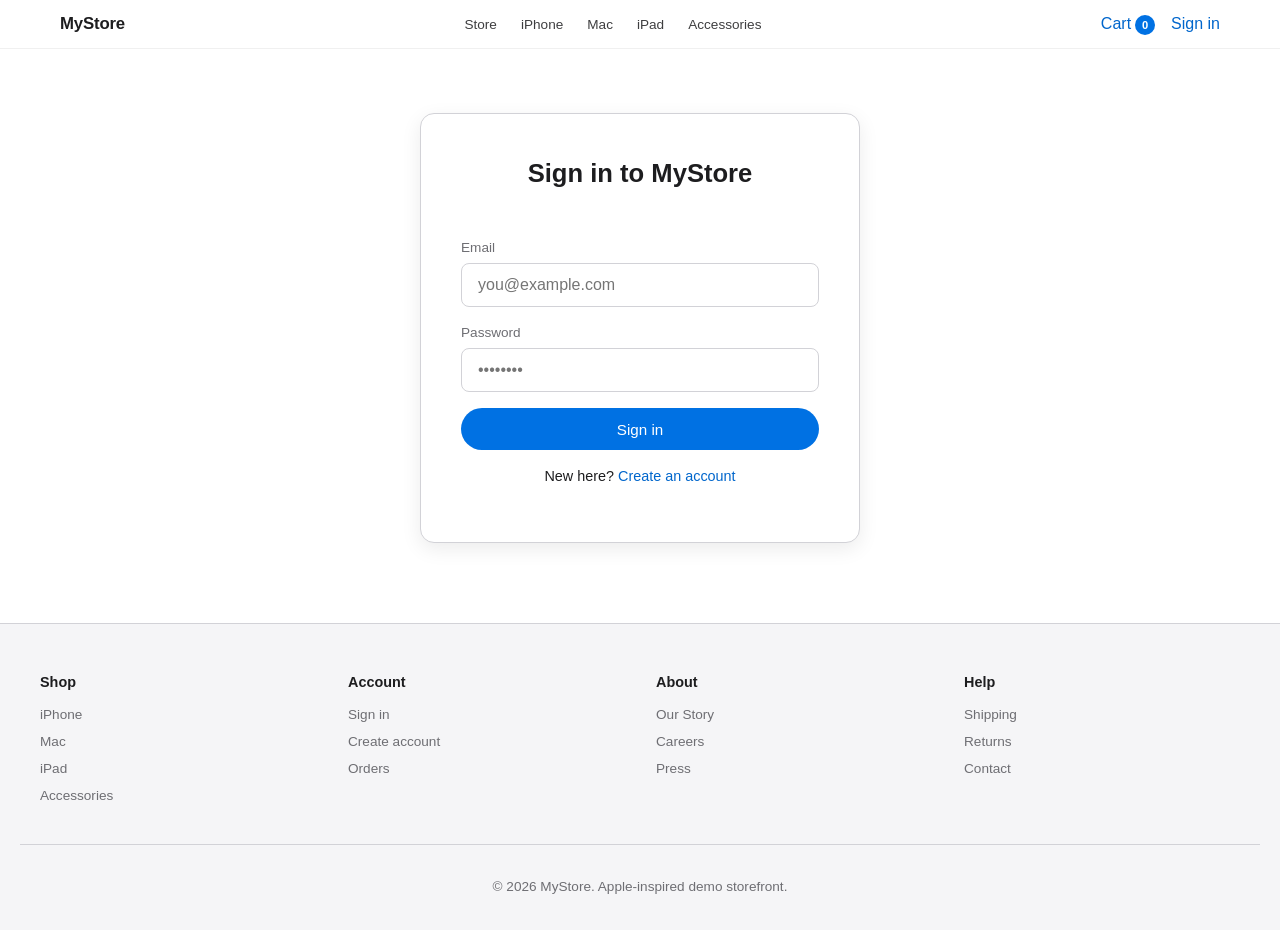
<file: frontend/admin.html>
<!DOCTYPE html>
<html lang="en">
<head>
  <meta charset="UTF-8" />
  <meta name="viewport" content="width=device-width, initial-scale=1" />
  <title>Admin — MyStore</title>
  <link rel="stylesheet" href="css/styles.css" />
</head>
<body>
  <div id="navbar-slot"></div>

  <main class="container" style="padding-top: 2rem;">
    <h1>Admin</h1>
    <p class="section-subtitle" style="text-align:left; margin-bottom:1.5rem;">
      Manage products, orders, and categories.
    </p>

    <div class="admin-tabs" role="tablist">
      <button class="admin-tab active" data-tab="products" role="tab">Products</button>
      <button class="admin-tab" data-tab="orders" role="tab">Orders</button>
      <button class="admin-tab" data-tab="categories" role="tab">Categories</button>
    </div>

    <section id="tab-products" class="admin-tab-panel active">
      <div class="admin-toolbar">
        <h2>Products</h2>
        <button class="btn btn-primary" id="btn-add-product">+ Add product</button>
      </div>
      <div id="products-table-wrap"><div class="spinner"></div></div>
    </section>

    <section id="tab-orders" class="admin-tab-panel">
      <div class="admin-toolbar"><h2>Orders</h2></div>
      <div id="orders-table-wrap"><div class="spinner"></div></div>
    </section>

    <section id="tab-categories" class="admin-tab-panel">
      <div class="admin-toolbar">
        <h2>Categories</h2>
        <button class="btn btn-primary" id="btn-add-category">+ Add category</button>
      </div>
      <div id="categories-table-wrap"><div class="spinner"></div></div>
    </section>
  </main>

  <!-- Modal: product -->
  <div class="modal-backdrop" id="product-modal" hidden>
    <div class="modal">
      <div class="modal-head">
        <h2 id="product-modal-title">Add product</h2>
        <button class="modal-close" data-close-modal aria-label="Close">×</button>
      </div>
      <form id="product-form">
        <input type="hidden" name="id" />
        <label>Name</label>
        <input name="name" required maxlength="150" />
        <label>Description</label>
        <textarea name="description" rows="3"></textarea>
        <div class="form-row">
          <div>
            <label>Price ($)</label>
            <input name="price" type="number" step="0.01" min="0" required />
          </div>
          <div>
            <label>Stock</label>
            <input name="stock" type="number" min="0" required />
          </div>
        </div>
        <div class="form-row">
          <div>
            <label>Category</label>
            <select name="categoryId" id="product-category" required></select>
          </div>
          <div>
            <label>Brand</label>
            <input name="brand" maxlength="60" />
          </div>
        </div>
        <label>Product Image</label>
        <input type="file" name="image" id="product-image" accept="image/*" />
        <label class="checkbox-label">
          <input type="checkbox" name="isFeatured" /> Show in Featured section
        </label>
        <div class="form-error" id="product-form-error"></div>
        <div class="modal-actions">
          <button type="button" class="btn btn-outline" data-close-modal>Cancel</button>
          <button type="submit" class="btn btn-primary" id="product-submit">Save</button>
        </div>
      </form>
    </div>
  </div>

  <!-- Modal: category -->
  <div class="modal-backdrop" id="category-modal" hidden>
    <div class="modal">
      <div class="modal-head">
        <h2 id="category-modal-title">Add category</h2>
        <button class="modal-close" data-close-modal aria-label="Close">×</button>
      </div>
      <form id="category-form">
        <input type="hidden" name="id" />
        <label>Name</label>
        <input name="name" required maxlength="80" />
        <label>Slug</label>
        <input name="slug" required maxlength="80" pattern="[a-z0-9-]+" placeholder="iphone-pro" />
        <label>Description</label>
        <textarea name="description" rows="2"></textarea>
        <div class="form-error" id="category-form-error"></div>
        <div class="modal-actions">
          <button type="button" class="btn btn-outline" data-close-modal>Cancel</button>
          <button type="submit" class="btn btn-primary" id="category-submit">Save</button>
        </div>
      </form>
    </div>
  </div>

  <div id="footer-slot"></div>

  <script src="js/config.js"></script>
  <script src="js/api.js"></script>
  <script src="js/local-cart.js"></script>
  <script src="js/ui.js"></script>
  <script src="js/pages/admin.js"></script>
</body>
</html>
</file>
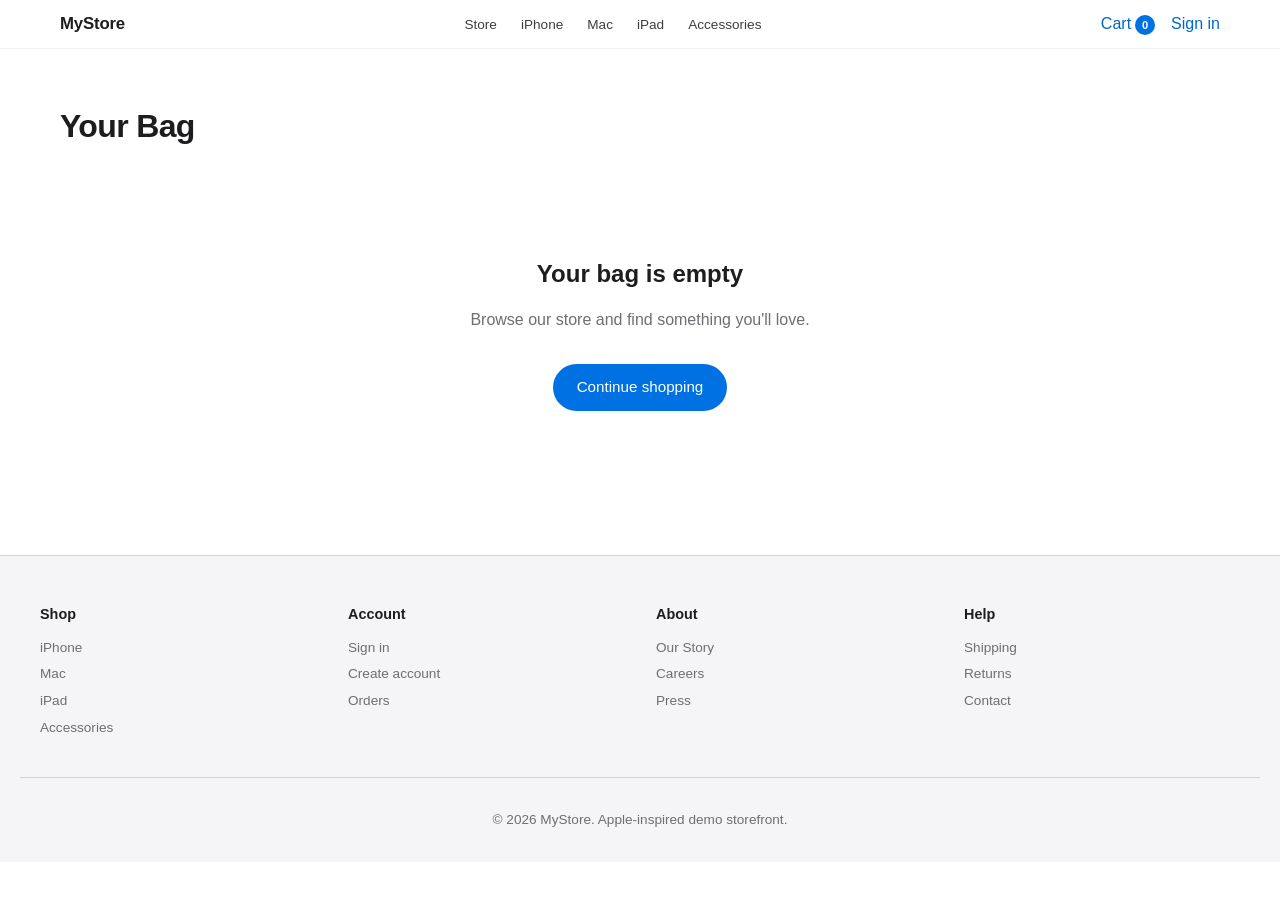
<file: frontend/cart.html>
<!DOCTYPE html>
<html lang="en">
<head>
  <meta charset="UTF-8" />
  <meta name="viewport" content="width=device-width, initial-scale=1" />
  <title>Bag — MyStore</title>
  <link rel="stylesheet" href="css/styles.css" />
</head>
<body>
  <div id="navbar-slot"></div>
  <main class="container" style="padding-top: 2rem;">
    <h1 style="font-size: 2rem; font-weight: 600; letter-spacing: -0.02em;">Your Bag</h1>
    <div id="cart-container"></div>
  </main>
  <div id="footer-slot"></div>

  <script src="js/config.js"></script>
  <script src="js/api.js"></script>
  <script src="js/local-cart.js"></script>
  <script src="js/ui.js"></script>
  <script src="js/pages/cart.js"></script>
</body>
</html>
</file>
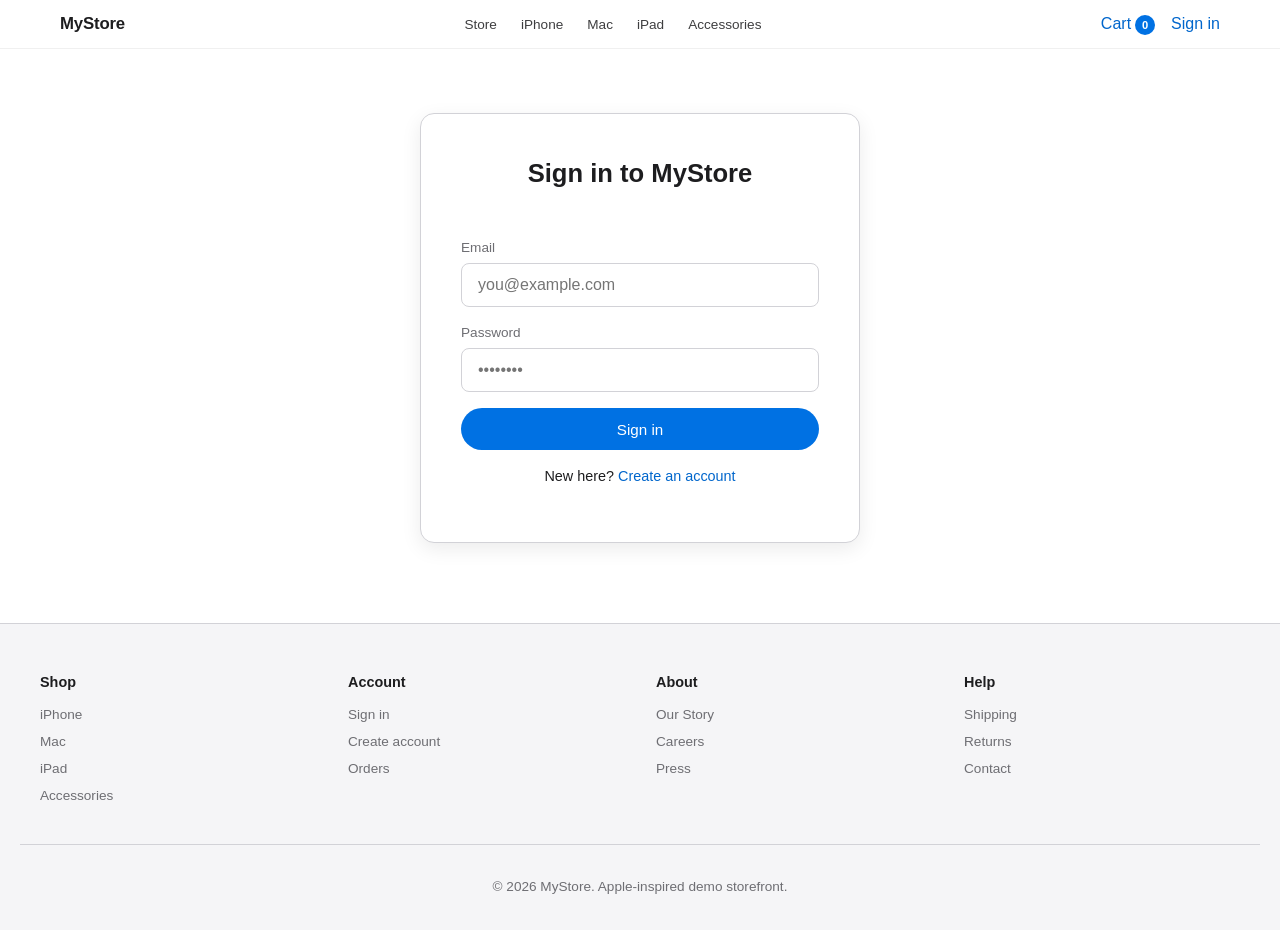
<file: frontend/checkout.html>
<!DOCTYPE html>
<html lang="en">
<head>
  <meta charset="UTF-8" />
  <meta name="viewport" content="width=device-width, initial-scale=1" />
  <title>Checkout — MyStore</title>
  <link rel="stylesheet" href="css/styles.css" />
</head>
<body>
  <div id="navbar-slot"></div>
  <main class="container" style="padding-top: 2rem;">
    <h1 style="font-size: 2rem; font-weight: 600; letter-spacing: -0.02em;">Checkout</h1>

    <div id="checkout-content" class="checkout-grid">
      <form id="checkout-form" class="form-card" style="margin: 0; max-width: none;">
        <h2 style="margin-top: 0;">Shipping details</h2>
        <p class="form-error" id="form-error"></p>

        <div class="form-row">
          <label for="shippingAddress">Address</label>
          <input id="shippingAddress" required maxlength="300" placeholder="123 Apple Park Way" />
        </div>
        <div class="form-row">
          <label for="city">City</label>
          <input id="city" required maxlength="60" placeholder="Cupertino" />
        </div>
        <div class="form-row">
          <label for="postalCode">Postal code</label>
          <input id="postalCode" required maxlength="20" placeholder="95014" />
        </div>
        <div class="form-row">
          <label for="country">Country</label>
          <input id="country" required maxlength="60" placeholder="United States" />
        </div>

        <p style="font-size: 0.8rem; color: var(--text-muted); margin: 1rem 0;">
          Payment is in test mode (Stripe stub). No real charge will be made.
        </p>

        <button class="btn btn-primary btn-block" id="place-order" type="submit">Place order</button>
      </form>

      <aside class="checkout-summary" id="summary"></aside>
    </div>
  </main>
  <div id="footer-slot"></div>

  <script src="js/config.js"></script>
  <script src="js/api.js"></script>
  <script src="js/local-cart.js"></script>
  <script src="js/ui.js"></script>
  <script src="js/pages/checkout.js"></script>
</body>
</html>
</file>
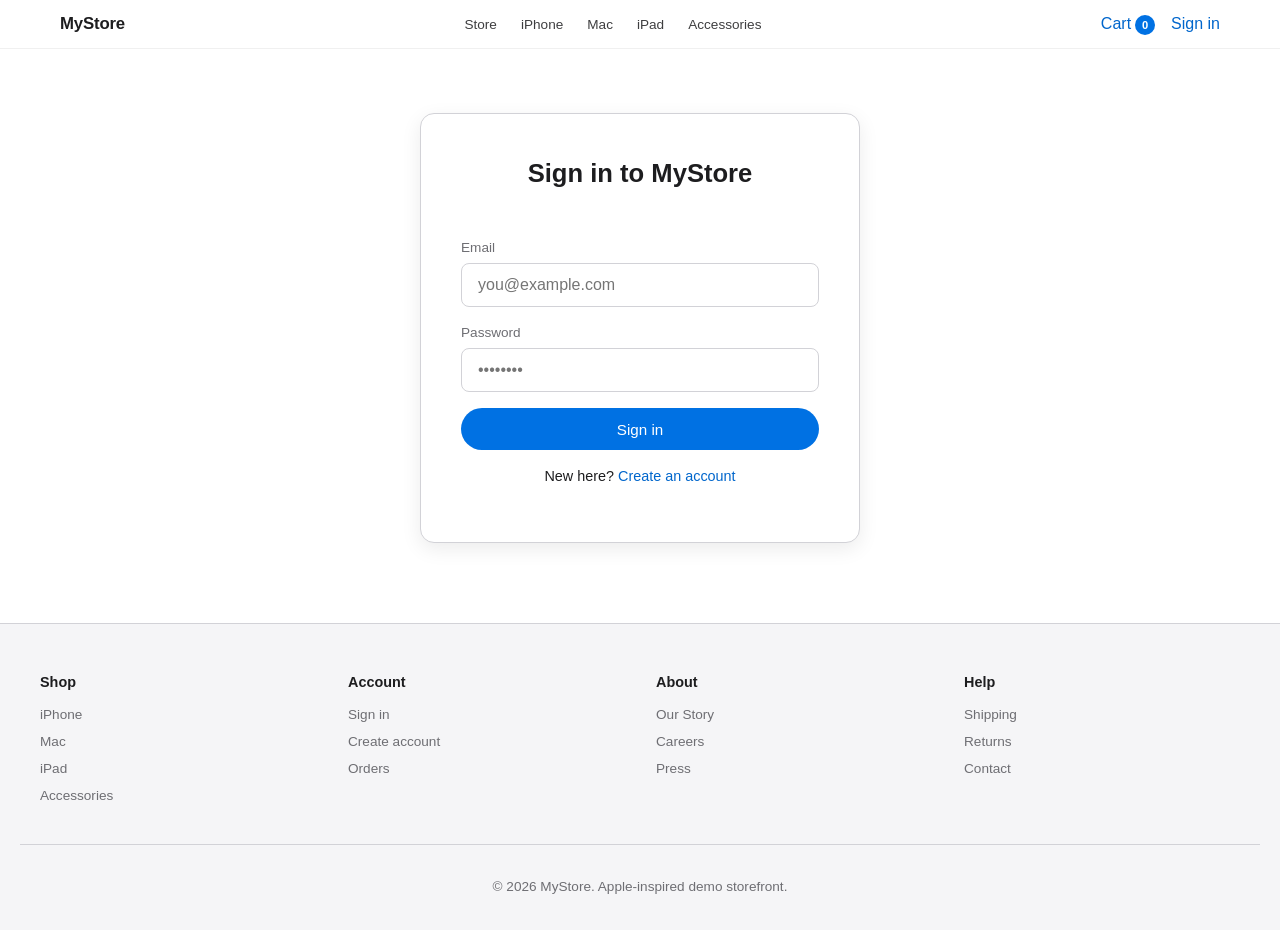
<file: frontend/login.html>
<!DOCTYPE html>
<html lang="en">
<head>
  <meta charset="UTF-8" />
  <meta name="viewport" content="width=device-width, initial-scale=1" />
  <title>Sign in — MyStore</title>
  <link rel="stylesheet" href="css/styles.css" />
</head>
<body>
  <div id="navbar-slot"></div>
  <main class="container">
    <form id="login-form" class="auth-card" autocomplete="on">
      <h1>Sign in to MyStore</h1>
      <p class="form-error" id="form-error"></p>
      <div class="form-row">
        <label for="email">Email</label>
        <input id="email" type="email" required placeholder="you@example.com" />
      </div>
      <div class="form-row">
        <label for="password">Password</label>
        <input id="password" type="password" required minlength="6" placeholder="••••••••" />
      </div>
      <button class="btn btn-primary btn-block" type="submit">Sign in</button>
      <p style="text-align:center; margin-top: 1rem; font-size: 0.9rem;">
        New here? <a href="register.html">Create an account</a>
      </p>
    </form>
  </main>
  <div id="footer-slot"></div>

  <script src="js/config.js"></script>
  <script src="js/api.js"></script>
  <script src="js/local-cart.js"></script>
  <script src="js/ui.js"></script>
  <script src="js/pages/login.js"></script>
</body>
</html>
</file>
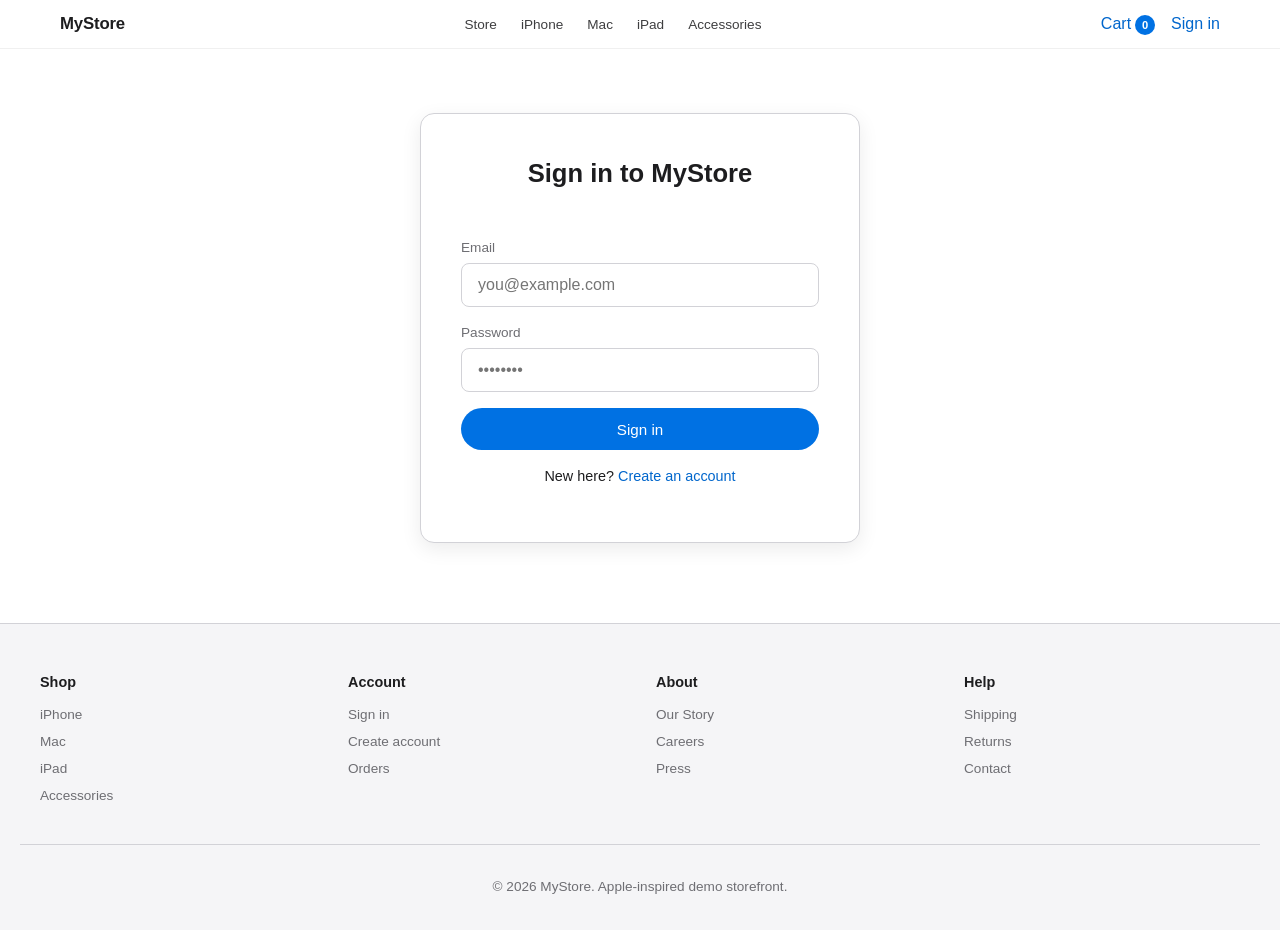
<file: frontend/orders.html>
<!DOCTYPE html>
<html lang="en">
<head>
  <meta charset="UTF-8" />
  <meta name="viewport" content="width=device-width, initial-scale=1" />
  <title>My Orders — MyStore</title>
  <link rel="stylesheet" href="css/styles.css" />
</head>
<body>
  <div id="navbar-slot"></div>
  <main class="container" style="padding-top: 2rem;">
    <h1 style="font-size: 2rem; font-weight: 600; letter-spacing: -0.02em;">My Orders</h1>
    <div id="orders-container" class="cart-list"></div>
  </main>
  <div id="footer-slot"></div>

  <script src="js/config.js"></script>
  <script src="js/api.js"></script>
  <script src="js/local-cart.js"></script>
  <script src="js/ui.js"></script>
  <script src="js/pages/orders.js"></script>
</body>
</html>
</file>
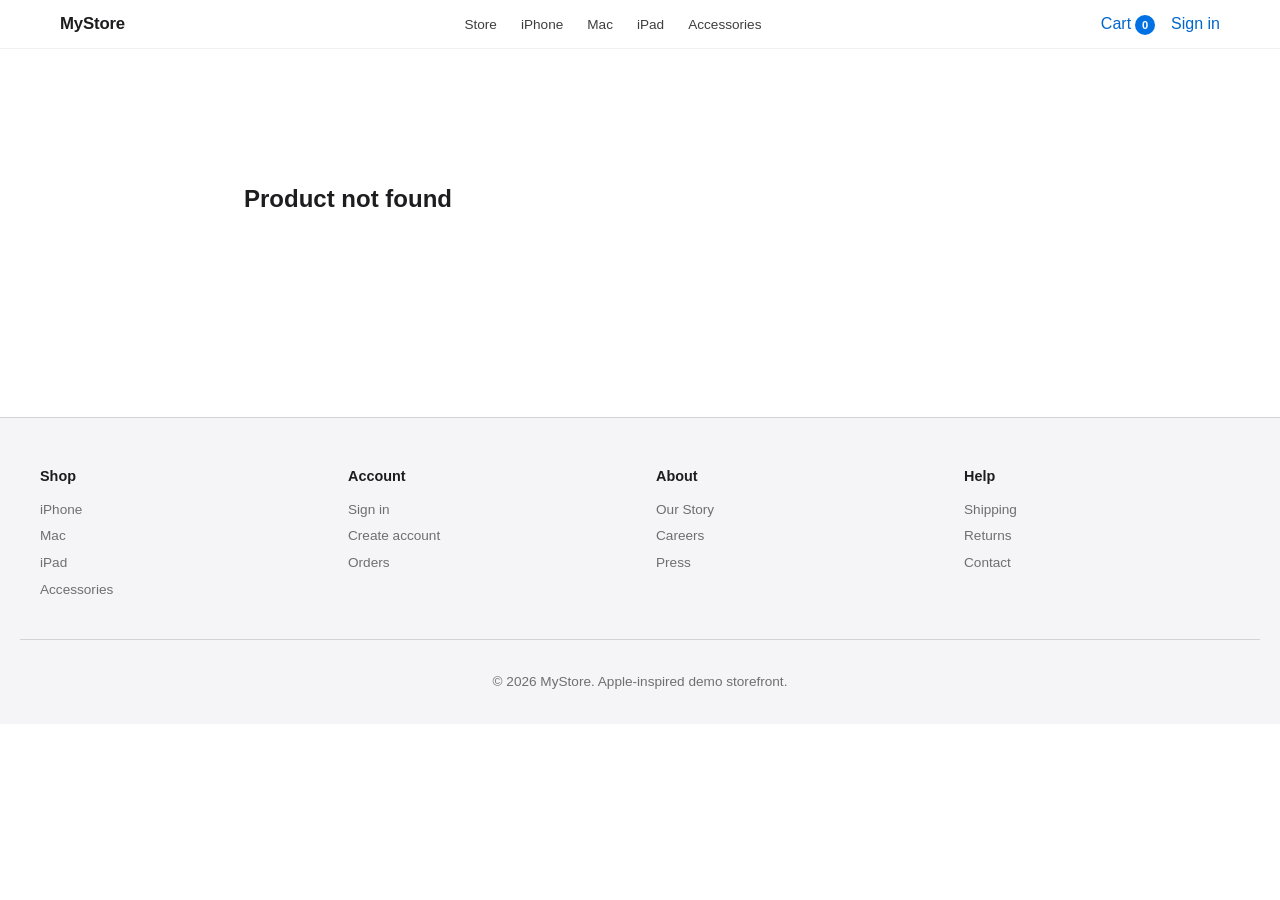
<file: frontend/product.html>
<!DOCTYPE html>
<html lang="en">
<head>
  <meta charset="UTF-8" />
  <meta name="viewport" content="width=device-width, initial-scale=1" />
  <title>Product — MyStore</title>
  <link rel="stylesheet" href="css/styles.css" />
</head>
<body>
  <div id="navbar-slot"></div>
  <main class="container">
    <div class="product-detail" id="product-detail"><div class="spinner"></div></div>
  </main>
  <div id="footer-slot"></div>

  <script src="js/config.js"></script>
  <script src="js/api.js"></script>
  <script src="js/local-cart.js"></script>
  <script src="js/ui.js"></script>
  <script src="js/pages/product.js"></script>
</body>
</html>
</file>
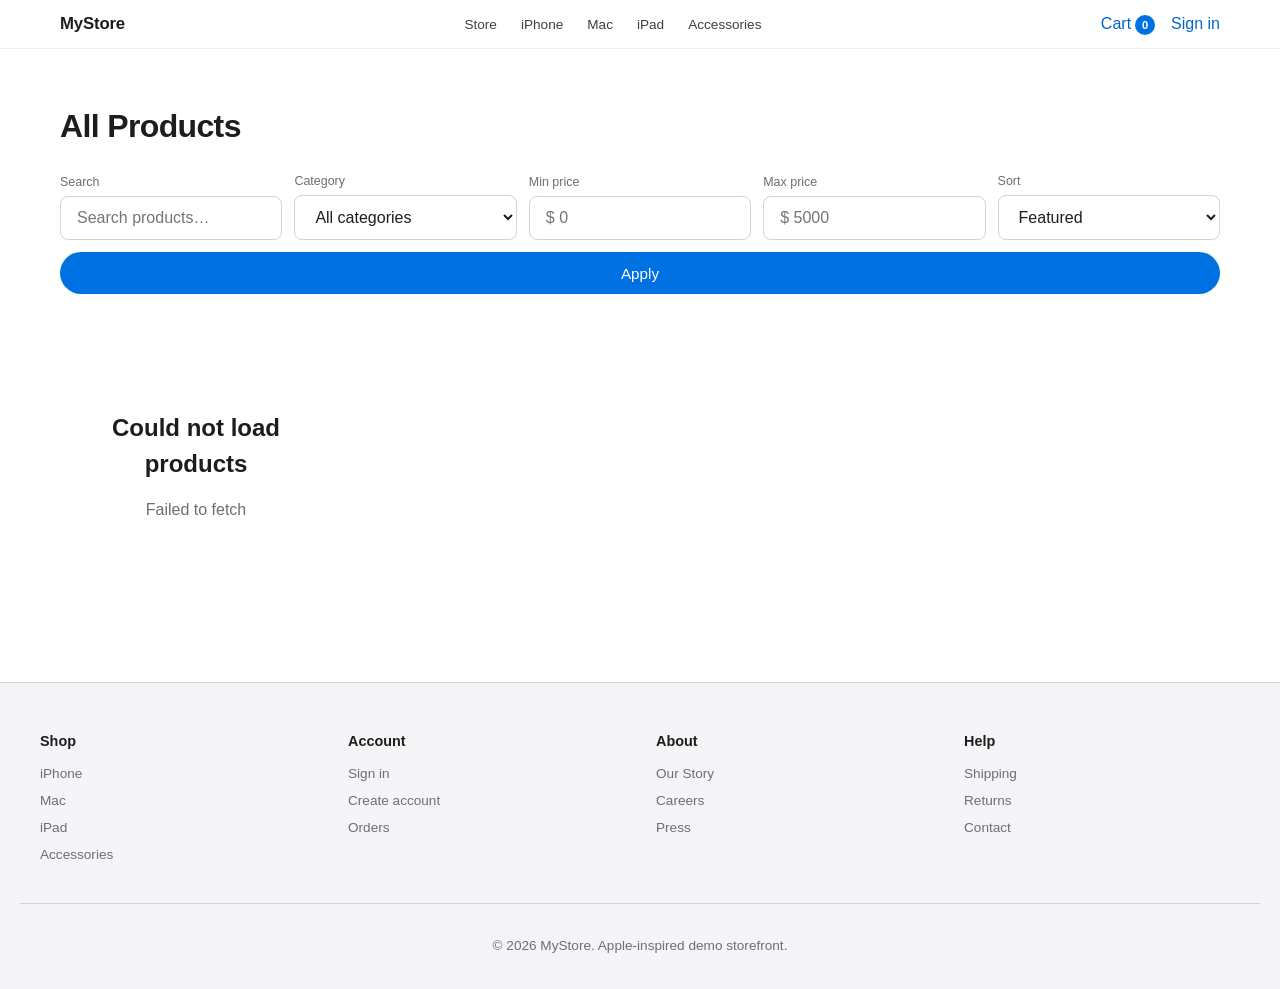
<file: frontend/products.html>
<!DOCTYPE html>
<html lang="en">
<head>
  <meta charset="UTF-8" />
  <meta name="viewport" content="width=device-width, initial-scale=1" />
  <title>Store — MyStore</title>
  <link rel="stylesheet" href="css/styles.css" />
</head>
<body>
  <div id="navbar-slot"></div>

  <main class="container" style="padding-top: 2rem;">
    <h1 id="products-heading" style="font-size: 2rem; font-weight: 600; letter-spacing: -0.02em;">All Products</h1>

    <form id="filters-form" class="filters" autocomplete="off">
      <div class="filter-field">
        <label for="f-search">Search</label>
        <input id="f-search" type="search" placeholder="Search products…" />
      </div>
      <div class="filter-field">
        <label for="f-category">Category</label>
        <select id="f-category"><option value="">All categories</option></select>
      </div>
      <div class="filter-field">
        <label for="f-min">Min price</label>
        <input id="f-min" type="number" min="0" placeholder="$ 0" />
      </div>
      <div class="filter-field">
        <label for="f-max">Max price</label>
        <input id="f-max" type="number" min="0" placeholder="$ 5000" />
      </div>
      <div class="filter-field">
        <label for="f-sort">Sort</label>
        <select id="f-sort">
          <option value="">Featured</option>
          <option value="price_asc">Price: Low → High</option>
          <option value="price_desc">Price: High → Low</option>
          <option value="name">Name: A → Z</option>
          <option value="newest">Newest</option>
        </select>
      </div>
      <button class="btn btn-primary" type="submit" style="grid-column: 1 / -1;">Apply</button>
    </form>

    <div class="product-grid" id="products-grid"></div>
  </main>

  <div id="footer-slot"></div>

  <script src="js/config.js"></script>
  <script src="js/api.js"></script>
  <script src="js/local-cart.js"></script>
  <script src="js/ui.js"></script>
  <script src="js/pages/products.js"></script>
</body>
</html>
</file>
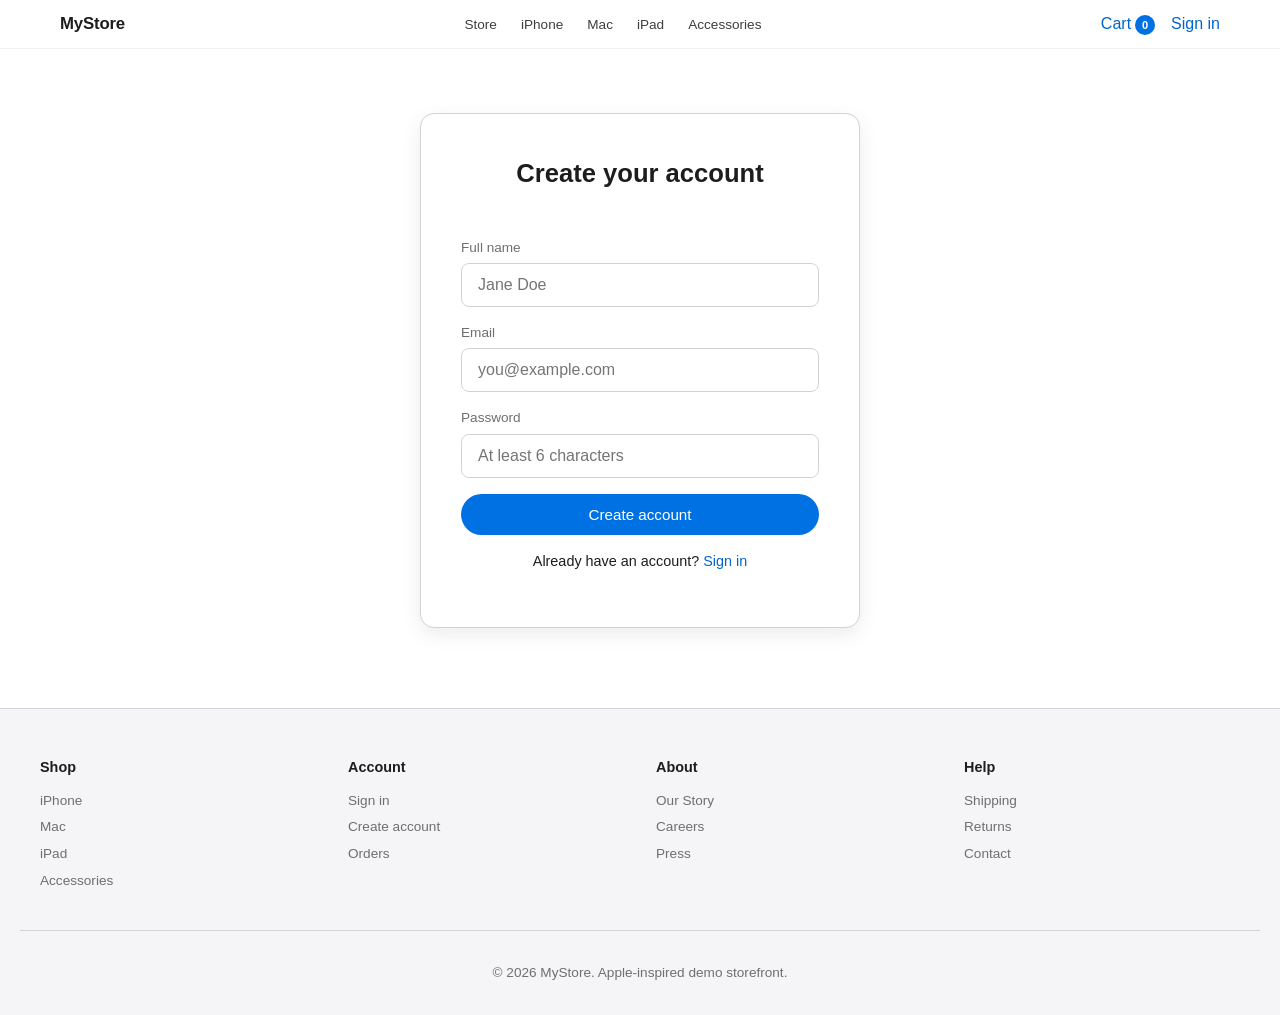
<file: frontend/register.html>
<!DOCTYPE html>
<html lang="en">
<head>
  <meta charset="UTF-8" />
  <meta name="viewport" content="width=device-width, initial-scale=1" />
  <title>Create account — MyStore</title>
  <link rel="stylesheet" href="css/styles.css" />
</head>
<body>
  <div id="navbar-slot"></div>
  <main class="container">
    <form id="register-form" class="auth-card" autocomplete="on">
      <h1>Create your account</h1>
      <p class="form-error" id="form-error"></p>
      <div class="form-row">
        <label for="fullName">Full name</label>
        <input id="fullName" required maxlength="100" placeholder="Jane Doe" />
      </div>
      <div class="form-row">
        <label for="email">Email</label>
        <input id="email" type="email" required placeholder="you@example.com" />
      </div>
      <div class="form-row">
        <label for="password">Password</label>
        <input id="password" type="password" required minlength="6" placeholder="At least 6 characters" />
      </div>
      <button class="btn btn-primary btn-block" type="submit">Create account</button>
      <p style="text-align:center; margin-top: 1rem; font-size: 0.9rem;">
        Already have an account? <a href="login.html">Sign in</a>
      </p>
    </form>
  </main>
  <div id="footer-slot"></div>

  <script src="js/config.js"></script>
  <script src="js/api.js"></script>
  <script src="js/local-cart.js"></script>
  <script src="js/ui.js"></script>
  <script src="js/pages/register.js"></script>
</body>
</html>
</file>
<file: frontend/css/styles.css>
/* ============================================================
   MyStore — Apple-inspired styling.
   ============================================================ */
:root {
  --bg: #ffffff;
  --bg-alt: #f5f5f7;
  --bg-dark: #1d1d1f;
  --text: #1d1d1f;
  --text-muted: #6e6e73;
  --text-on-dark: #f5f5f7;
  --link: #0066cc;
  --accent: #0071e3;
  --accent-hover: #0077ed;
  --border: #d2d2d7;
  --danger: #ff3b30;
  --success: #34c759;
  --shadow: 0 6px 20px rgba(0, 0, 0, 0.08);
  --radius: 14px;
  --radius-sm: 8px;
  --max-width: 1200px;
  --transition: 0.25s ease;
}

* { box-sizing: border-box; }

html, body {
  margin: 0;
  padding: 0;
  font-family: -apple-system, BlinkMacSystemFont, "SF Pro Display", "SF Pro Text",
    "Helvetica Neue", Helvetica, Arial, sans-serif;
  -webkit-font-smoothing: antialiased;
  color: var(--text);
  background: var(--bg);
  line-height: 1.5;
}

a { color: var(--link); text-decoration: none; transition: color var(--transition); }
a:hover { color: var(--accent-hover); }

img { max-width: 100%; display: block; }

button { font-family: inherit; cursor: pointer; }

input, select, textarea {
  font-family: inherit;
  font-size: 1rem;
  padding: 0.75rem 1rem;
  border: 1px solid var(--border);
  border-radius: var(--radius-sm);
  background: var(--bg);
  color: var(--text);
  width: 100%;
  transition: border-color var(--transition), box-shadow var(--transition);
}
input:focus, select:focus, textarea:focus {
  outline: none;
  border-color: var(--accent);
  box-shadow: 0 0 0 3px rgba(0, 113, 227, 0.15);
}

.container { max-width: var(--max-width); margin: 0 auto; padding: 0 1.25rem; }

/* ===== Navbar ===== */
.navbar {
  position: sticky;
  top: 0;
  z-index: 50;
  background: rgba(255, 255, 255, 0.85);
  backdrop-filter: saturate(180%) blur(20px);
  -webkit-backdrop-filter: saturate(180%) blur(20px);
  border-bottom: 1px solid rgba(0, 0, 0, 0.06);
}
.navbar-inner {
  display: flex;
  align-items: center;
  justify-content: space-between;
  height: 48px;
  max-width: var(--max-width);
  margin: 0 auto;
  padding: 0 1.25rem;
}
.brand {
  font-weight: 600;
  font-size: 1.05rem;
  color: var(--text);
  letter-spacing: -0.01em;
}
.nav-links {
  display: flex;
  align-items: center;
  gap: 1.5rem;
  list-style: none;
  margin: 0;
  padding: 0;
}
.nav-links a {
  color: var(--text);
  font-size: 0.85rem;
  opacity: 0.85;
  transition: opacity var(--transition);
}
.nav-links a:hover { opacity: 1; }
.nav-actions { display: flex; align-items: center; gap: 1rem; }
.cart-badge {
  display: inline-flex;
  align-items: center;
  justify-content: center;
  min-width: 20px;
  height: 20px;
  padding: 0 6px;
  border-radius: 10px;
  background: var(--accent);
  color: #fff;
  font-size: 0.7rem;
  font-weight: 600;
  margin-left: 4px;
}
.menu-toggle {
  display: none;
  background: none;
  border: none;
  font-size: 1.4rem;
  color: var(--text);
}

/* ===== Buttons ===== */
.btn {
  display: inline-flex;
  align-items: center;
  justify-content: center;
  gap: 0.5rem;
  padding: 0.7rem 1.4rem;
  border-radius: 980px;
  border: 1px solid transparent;
  font-size: 0.95rem;
  font-weight: 500;
  cursor: pointer;
  transition: background var(--transition), color var(--transition),
              border-color var(--transition), transform 0.1s ease;
  text-decoration: none;
  background: transparent;
  color: var(--text);
}
.btn:active { transform: scale(0.98); }
.btn-primary {
  background: var(--accent);
  color: #fff;
}
.btn-primary:hover { background: var(--accent-hover); color: #fff; }
.btn-outline {
  border-color: var(--accent);
  color: var(--accent);
}
.btn-outline:hover { background: var(--accent); color: #fff; }
.btn-ghost { color: var(--accent); }
.btn-ghost:hover { color: var(--accent-hover); }
.btn-danger { background: var(--danger); color: #fff; }
.btn-block { width: 100%; }
.btn[disabled] { opacity: 0.5; cursor: not-allowed; }

/* ===== Hero ===== */
.hero {
  background: var(--bg-alt);
  padding: 4rem 1.25rem;
  text-align: center;
  animation: fadeIn 0.6s ease both;
}
.hero h1 {
  font-size: clamp(2.2rem, 5vw, 3.6rem);
  font-weight: 600;
  letter-spacing: -0.025em;
  margin: 0 0 0.5rem;
}
.hero h2 {
  font-size: clamp(1.05rem, 2vw, 1.4rem);
  font-weight: 400;
  color: var(--text-muted);
  margin: 0 0 1.5rem;
}
.hero-cta { display: flex; justify-content: center; gap: 1rem; flex-wrap: wrap; }
.hero-image { max-width: 600px; margin: 2.5rem auto 0; }

/* ===== Section ===== */
.section { padding: 4rem 1.25rem; }
.section-title {
  font-size: clamp(1.8rem, 4vw, 2.6rem);
  font-weight: 600;
  text-align: center;
  letter-spacing: -0.02em;
  margin: 0 0 0.5rem;
}
.section-subtitle {
  text-align: center;
  color: var(--text-muted);
  margin: 0 0 2.5rem;
  font-size: 1.05rem;
}

/* ===== Product Grid / Card ===== */
.product-grid {
  display: grid;
  grid-template-columns: repeat(auto-fill, minmax(260px, 1fr));
  gap: 1.5rem;
}
.product-card {
  background: var(--bg);
  border: 1px solid var(--border);
  border-radius: var(--radius);
  overflow: hidden;
  transition: transform var(--transition), box-shadow var(--transition);
  display: flex;
  flex-direction: column;
}
.product-card:hover { transform: translateY(-4px); box-shadow: var(--shadow); }
.product-card .image-wrap {
  background: var(--bg-alt);
  aspect-ratio: 1;
  display: flex;
  align-items: center;
  justify-content: center;
  padding: 1rem;
  overflow: hidden;
}
.product-card .image-wrap img {
  max-height: 100%;
  object-fit: contain;
  transition: transform 0.4s ease;
}
.product-card:hover .image-wrap img { transform: scale(1.04); }
.product-card .body { padding: 1rem 1.25rem 1.25rem; flex: 1; display: flex; flex-direction: column; }
.product-card .category { font-size: 0.75rem; color: var(--text-muted); text-transform: uppercase; letter-spacing: 0.04em; }
.product-card .name {
  font-weight: 600;
  font-size: 1rem;
  margin: 0.4rem 0 0.6rem;
  color: var(--text);
  display: -webkit-box;
  -webkit-line-clamp: 2;
  -webkit-box-orient: vertical;
  overflow: hidden;
}
.product-card .price { font-size: 1.05rem; font-weight: 600; margin-top: auto; }

/* ===== Filters bar ===== */
.filters {
  display: grid;
  grid-template-columns: 1fr 1fr 1fr 1fr 1fr;
  gap: 0.75rem;
  margin-bottom: 2rem;
  align-items: end;
}
.filter-field label {
  display: block;
  font-size: 0.78rem;
  color: var(--text-muted);
  margin-bottom: 0.3rem;
}

/* ===== Product Detail ===== */
.product-detail {
  display: grid;
  grid-template-columns: 1fr 1fr;
  gap: 3rem;
  padding: 3rem 1.25rem;
}
.product-detail .gallery {
  background: var(--bg-alt);
  border-radius: var(--radius);
  padding: 2rem;
  display: flex;
  align-items: center;
  justify-content: center;
  aspect-ratio: 1;
}
.product-detail .gallery img {
  max-height: 100%;
  object-fit: contain;
}
.product-detail .info h1 { font-size: 2.2rem; font-weight: 600; margin: 0 0 0.5rem; letter-spacing: -0.02em; }
.product-detail .info .brand { color: var(--text-muted); margin-bottom: 1rem; }
.product-detail .info .price { font-size: 1.6rem; font-weight: 600; margin: 1rem 0; }
.product-detail .info .description { color: var(--text); line-height: 1.7; margin: 1rem 0 1.5rem; }
.product-detail .info .stock { font-size: 0.9rem; color: var(--success); margin-bottom: 1rem; }
.product-detail .info .stock.out { color: var(--danger); }
.product-detail .info .actions { display: flex; gap: 0.75rem; align-items: center; flex-wrap: wrap; }

/* ===== Cart ===== */
.cart-list { display: flex; flex-direction: column; gap: 1rem; }
.cart-item {
  display: grid;
  grid-template-columns: 100px 1fr auto;
  gap: 1rem;
  padding: 1rem;
  border: 1px solid var(--border);
  border-radius: var(--radius);
  align-items: center;
}
.cart-item img {
  width: 100px;
  height: 100px;
  object-fit: contain;
  background: var(--bg-alt);
  border-radius: var(--radius-sm);
  padding: 0.5rem;
}
.cart-item .name { font-weight: 600; }
.cart-item .meta { color: var(--text-muted); font-size: 0.9rem; margin-top: 0.25rem; }
.qty-control { display: inline-flex; align-items: center; gap: 0.5rem; }
.qty-btn {
  width: 28px; height: 28px; border-radius: 50%;
  border: 1px solid var(--border);
  background: var(--bg);
  font-size: 1rem;
  display: inline-flex; align-items: center; justify-content: center;
}
.qty-btn:hover { background: var(--bg-alt); }
.cart-summary {
  background: var(--bg-alt);
  border-radius: var(--radius);
  padding: 1.5rem;
  margin-top: 2rem;
  display: flex;
  justify-content: space-between;
  align-items: center;
  flex-wrap: wrap;
  gap: 1rem;
}
.cart-summary .total { font-size: 1.25rem; font-weight: 600; }

/* ===== Forms / Auth ===== */
.auth-card, .form-card {
  max-width: 440px;
  margin: 4rem auto;
  background: var(--bg);
  border: 1px solid var(--border);
  border-radius: var(--radius);
  padding: 2.5rem;
  box-shadow: var(--shadow);
}
.auth-card h1, .form-card h1 {
  font-size: 1.6rem;
  margin: 0 0 1.25rem;
  text-align: center;
}
.form-row { margin-bottom: 1rem; }
.form-row label {
  display: block;
  font-size: 0.85rem;
  color: var(--text-muted);
  margin-bottom: 0.3rem;
}
.form-error {
  color: var(--danger);
  font-size: 0.85rem;
  margin-bottom: 0.75rem;
  min-height: 1em;
}
.form-success {
  color: var(--success);
  font-size: 0.95rem;
  margin: 1rem 0;
}
.checkout-grid { display: grid; grid-template-columns: 2fr 1fr; gap: 2rem; }
.checkout-summary {
  background: var(--bg-alt);
  border-radius: var(--radius);
  padding: 1.5rem;
  align-self: start;
  position: sticky;
  top: 64px;
}
.checkout-summary ul { list-style: none; margin: 0 0 1rem; padding: 0; }
.checkout-summary li {
  display: flex; justify-content: space-between;
  padding: 0.4rem 0;
  font-size: 0.9rem;
  border-bottom: 1px dashed var(--border);
}
.checkout-summary .grand-total { font-weight: 600; margin-top: 1rem; font-size: 1.1rem; display: flex; justify-content: space-between; }

/* ===== Footer ===== */
.footer {
  background: var(--bg-alt);
  border-top: 1px solid var(--border);
  padding: 3rem 1.25rem 2rem;
  margin-top: 5rem;
  color: var(--text-muted);
  font-size: 0.85rem;
}
.footer-inner {
  max-width: var(--max-width);
  margin: 0 auto;
  display: grid;
  grid-template-columns: repeat(4, 1fr);
  gap: 2rem;
}
.footer h4 { color: var(--text); font-size: 0.9rem; margin: 0 0 0.75rem; }
.footer ul { list-style: none; margin: 0; padding: 0; }
.footer li { margin: 0.4rem 0; }
.footer a { color: var(--text-muted); }
.footer a:hover { color: var(--text); }
.footer-bottom {
  text-align: center;
  padding-top: 2rem;
  margin-top: 2rem;
  border-top: 1px solid var(--border);
}

/* ===== Admin ===== */
.admin-tabs {
  display: flex;
  gap: 0.5rem;
  border-bottom: 1px solid var(--border);
  margin-bottom: 1.5rem;
}
.admin-tab {
  background: none;
  border: none;
  padding: 0.75rem 1.25rem;
  font-size: 0.95rem;
  color: var(--text-muted);
  border-bottom: 2px solid transparent;
  margin-bottom: -1px;
  cursor: pointer;
  transition: color var(--transition), border-color var(--transition);
}
.admin-tab:hover { color: var(--text); }
.admin-tab.active { color: var(--text); border-bottom-color: var(--accent); font-weight: 500; }
.admin-tab-panel { display: none; animation: fadeIn 0.3s ease both; }
.admin-tab-panel.active { display: block; }
.admin-toolbar {
  display: flex;
  align-items: center;
  justify-content: space-between;
  margin-bottom: 1rem;
  gap: 1rem;
  flex-wrap: wrap;
}
.admin-toolbar h2 { margin: 0; font-size: 1.4rem; font-weight: 600; }
.admin-table-wrap {
  border: 1px solid var(--border);
  border-radius: var(--radius);
  overflow-x: auto;
  background: var(--bg);
}
.admin-table {
  width: 100%;
  border-collapse: collapse;
  font-size: 0.92rem;
}
.admin-table th, .admin-table td {
  padding: 0.75rem 1rem;
  text-align: left;
  border-bottom: 1px solid var(--border);
  vertical-align: middle;
}
.admin-table th {
  background: var(--bg-alt);
  font-weight: 600;
  color: var(--text);
  font-size: 0.85rem;
  text-transform: uppercase;
  letter-spacing: 0.04em;
}
.admin-table tbody tr:last-child td { border-bottom: none; }
.admin-table tbody tr:hover { background: var(--bg-alt); }
.admin-table .thumb {
  width: 48px;
  height: 48px;
  object-fit: cover;
  border-radius: var(--radius-sm);
  background: var(--bg-alt);
}
.admin-table code {
  background: var(--bg-alt);
  padding: 0.15rem 0.4rem;
  border-radius: 4px;
  font-size: 0.85em;
}
.admin-table .actions-cell {
  white-space: nowrap;
  text-align: right;
}
.admin-table .status-select {
  padding: 0.4rem 0.7rem;
  font-size: 0.9rem;
  width: auto;
  min-width: 140px;
}
.btn-link {
  background: none;
  border: none;
  padding: 0.3rem 0.6rem;
  color: var(--accent);
  font-size: 0.9rem;
  cursor: pointer;
  border-radius: var(--radius-sm);
}
.btn-link:hover { background: var(--bg-alt); }
.btn-link.danger { color: var(--danger); }

/* ===== Modal ===== */
.modal-backdrop {
  position: fixed;
  inset: 0;
  background: rgba(0, 0, 0, 0.45);
  display: flex;
  align-items: center;
  justify-content: center;
  z-index: 200;
  padding: 1rem;
  animation: fadeIn 0.2s ease both;
}
.modal-backdrop[hidden] { display: none; }
.modal {
  background: var(--bg);
  border-radius: var(--radius);
  width: 100%;
  max-width: 540px;
  max-height: 90vh;
  overflow-y: auto;
  box-shadow: var(--shadow);
  animation: fadeIn 0.25s ease both;
}
.modal-head {
  display: flex;
  align-items: center;
  justify-content: space-between;
  padding: 1.25rem 1.5rem;
  border-bottom: 1px solid var(--border);
}
.modal-head h2 { margin: 0; font-size: 1.2rem; font-weight: 600; }
.modal-close {
  background: none;
  border: none;
  font-size: 1.6rem;
  line-height: 1;
  color: var(--text-muted);
  cursor: pointer;
  padding: 0 0.25rem;
}
.modal-close:hover { color: var(--text); }
.modal form { padding: 1.25rem 1.5rem 1.5rem; }
.modal label { display: block; font-size: 0.85rem; font-weight: 500; margin: 0.75rem 0 0.3rem; color: var(--text); }
.modal input, .modal select, .modal textarea { width: 100%; }
.modal .form-row { display: grid; grid-template-columns: 1fr 1fr; gap: 1rem; }
.modal .checkbox-label {
  display: flex;
  align-items: center;
  gap: 0.5rem;
  margin: 1rem 0 0;
  font-weight: 400;
  color: var(--text-muted);
  cursor: pointer;
}
.modal .checkbox-label input { width: auto; }
.modal-actions {
  display: flex;
  justify-content: flex-end;
  gap: 0.75rem;
  margin-top: 1.5rem;
}

/* ===== Helpers ===== */
.empty-state { text-align: center; padding: 4rem 1rem; color: var(--text-muted); }
.empty-state h2 { color: var(--text); margin-bottom: 0.5rem; }

.spinner {
  width: 28px;
  height: 28px;
  border: 3px solid var(--border);
  border-top-color: var(--accent);
  border-radius: 50%;
  animation: spin 0.7s linear infinite;
  margin: 2rem auto;
}
@keyframes spin { to { transform: rotate(360deg); } }
@keyframes fadeIn { from { opacity: 0; transform: translateY(8px); } to { opacity: 1; transform: none; } }

.toast {
  position: fixed;
  bottom: 24px;
  left: 50%;
  transform: translateX(-50%) translateY(20px);
  background: var(--bg-dark);
  color: var(--text-on-dark);
  padding: 0.8rem 1.4rem;
  border-radius: 980px;
  box-shadow: var(--shadow);
  opacity: 0;
  pointer-events: none;
  transition: opacity var(--transition), transform var(--transition);
  font-size: 0.9rem;
  z-index: 100;
}
.toast.show { opacity: 1; transform: translateX(-50%) translateY(0); }
.toast.error { background: var(--danger); }

/* ===== Responsive ===== */
@media (max-width: 900px) {
  .product-detail { grid-template-columns: 1fr; }
  .checkout-grid { grid-template-columns: 1fr; }
  .filters { grid-template-columns: 1fr 1fr; }
  .footer-inner { grid-template-columns: repeat(2, 1fr); }
}

@media (max-width: 640px) {
  .nav-links { display: none; position: absolute; top: 48px; left: 0; right: 0;
    background: var(--bg); flex-direction: column; padding: 1rem 1.25rem; border-bottom: 1px solid var(--border); }
  .nav-links.open { display: flex; }
  .menu-toggle { display: inline-flex; }
  .filters { grid-template-columns: 1fr; }
  .footer-inner { grid-template-columns: 1fr; }
  .cart-item { grid-template-columns: 80px 1fr; }
  .cart-item img { width: 80px; height: 80px; }
  .cart-item .actions { grid-column: 1 / -1; display: flex; justify-content: space-between; }
  .admin-table th:nth-child(2), .admin-table td:nth-child(2) { display: none; }
}
</file>
